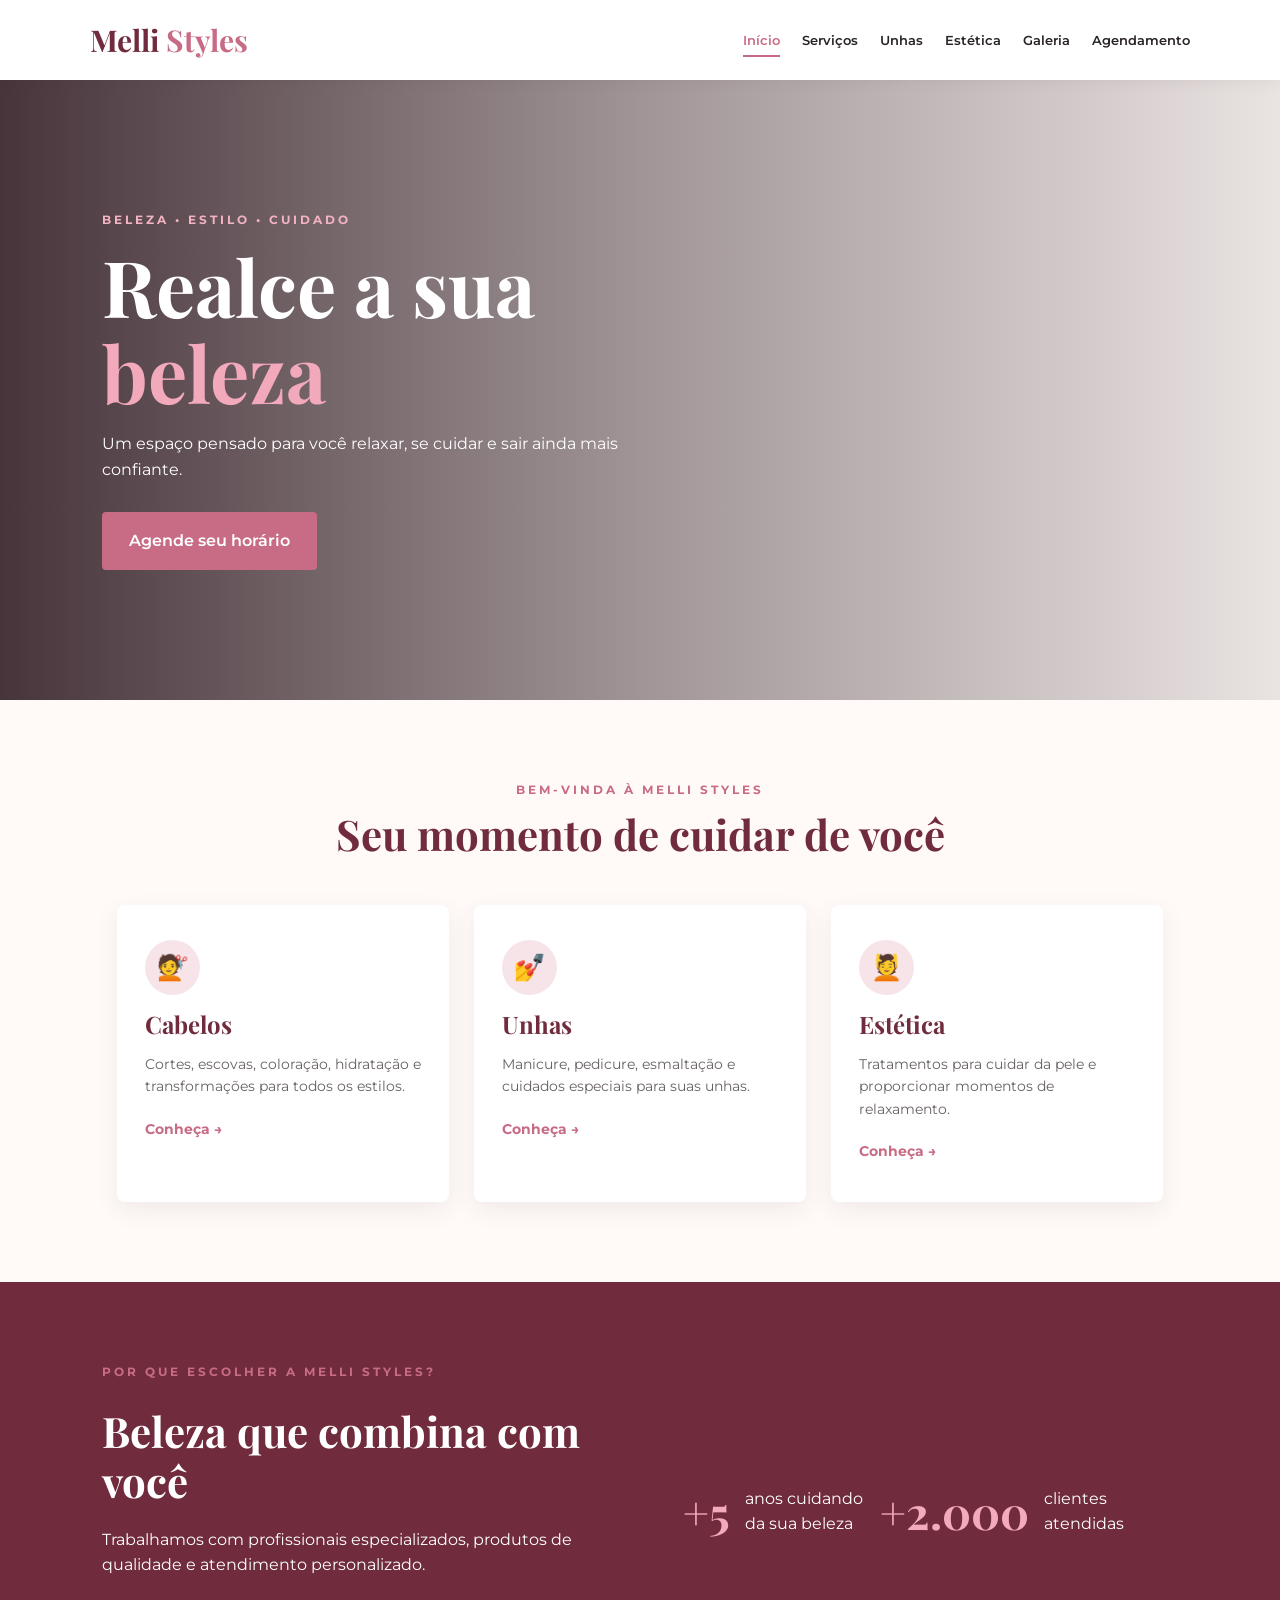
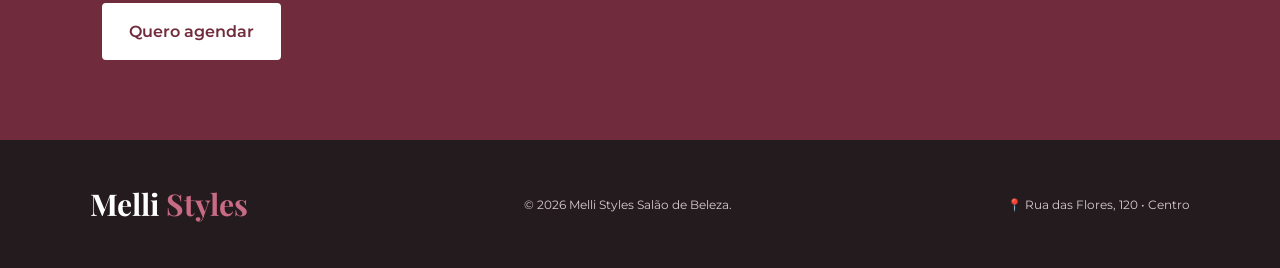
<file: index.html>
<!DOCTYPE html>
<html lang="pt-BR">
<head>
    <meta charset="UTF-8">
    <meta name="viewport" content="width=device-width, initial-scale=1.0">
    <title>Melli Styles | Salão de Beleza</title>
    <link rel="stylesheet" href="style.css">
</head>
<body>

<header>
    <div class="logo">Melli <span>Styles</span></div>

    <nav>
        <a href="index.html" class="ativo">Início</a>
        <a href="servicos.html">Serviços</a>
        <a href="unhas.html">Unhas</a>
        <a href="estetica.html">Estética</a>
        <a href="galeria.html">Galeria</a>
        <a href="agendamento.html">Agendamento</a>
    </nav>
</header>

<section class="hero">
    <div class="hero-texto">
        <p class="subtitulo">BELEZA • ESTILO • CUIDADO</p>

        <h1>Realce a sua <span>beleza</span></h1>

        <p>
            Um espaço pensado para você relaxar, se cuidar
            e sair ainda mais confiante.
        </p>

        <a href="agendamento.html" class="botao">
            Agende seu horário
        </a>
    </div>
</section>

<section class="secao">

    <div class="titulo">
        <p class="subtitulo">BEM-VINDA À MELLI STYLES</p>

        <h2>Seu momento de cuidar de você</h2>
    </div>

    <div class="cards">

        <div class="card">
            <div class="icone">💇</div>

            <h3>Cabelos</h3>

            <p>
                Cortes, escovas, coloração, hidratação e
                transformações para todos os estilos.
            </p>

            <a href="servicos.html" class="link">
                Conheça →
            </a>
        </div>

        <div class="card">
            <div class="icone">💅</div>

            <h3>Unhas</h3>

            <p>
                Manicure, pedicure, esmaltação e cuidados
                especiais para suas unhas.
            </p>

            <a href="unhas.html" class="link">
                Conheça →
            </a>
        </div>

        <div class="card">
            <div class="icone">💆</div>

            <h3>Estética</h3>

            <p>
                Tratamentos para cuidar da pele e proporcionar
                momentos de relaxamento.
            </p>

            <a href="estetica.html" class="link">
                Conheça →
            </a>
        </div>

    </div>

</section>

<section class="destaque">

    <div>

        <p class="subtitulo">
            POR QUE ESCOLHER A MELLI STYLES?
        </p>

        <h2>Beleza que combina com você</h2>

        <p>
            Trabalhamos com profissionais especializados,
            produtos de qualidade e atendimento personalizado.
        </p>

        <a href="agendamento.html" class="botao">
            Quero agendar
        </a>

    </div>

    <div class="destaque-box">

        <strong>+5</strong>
        <span>anos cuidando da sua beleza</span>

        <strong>+2.000</strong>
        <span>clientes atendidas</span>

    </div>

</section>

<footer>

    <div class="logo">
        Melli <span>Styles</span>
    </div>

    <p>
        © 2026 Melli Styles Salão de Beleza.
    </p>

    <p>
        📍 Rua das Flores, 120 • Centro
    </p>

</footer>

</body>
</html>
</file>
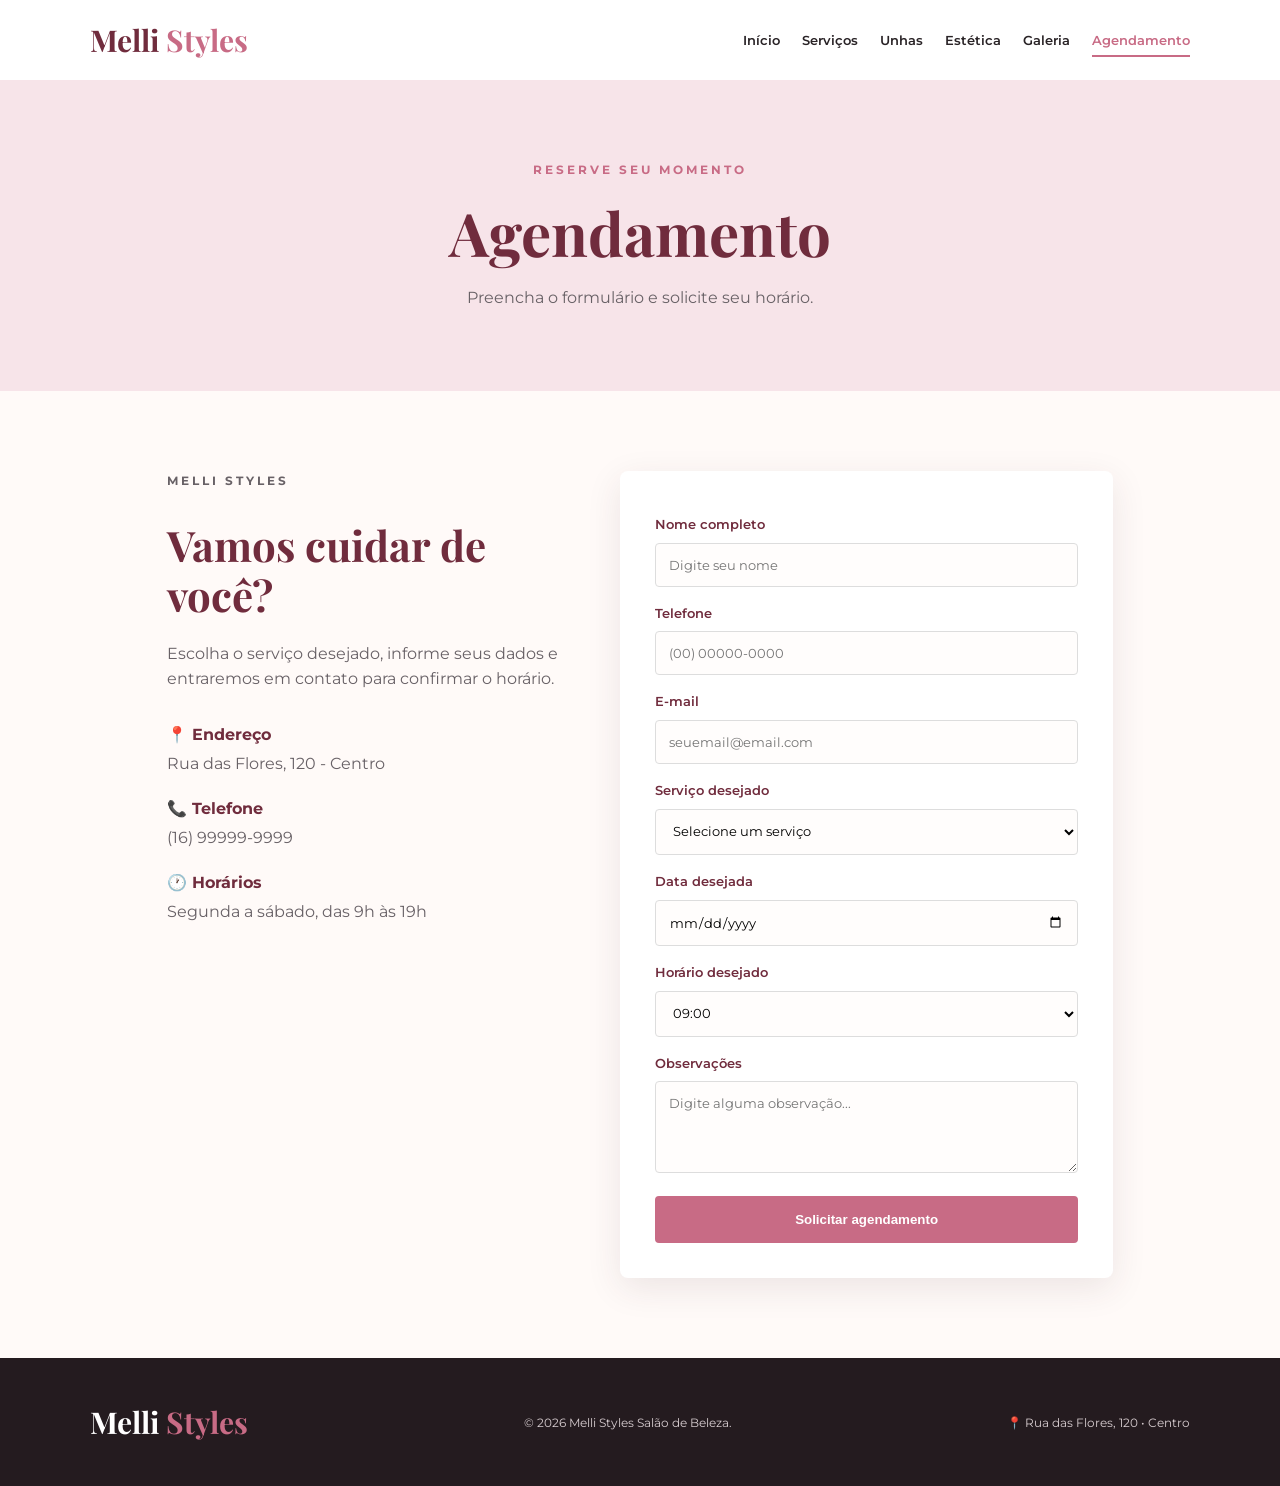
<file: agendamento.html>
<!DOCTYPE html>
<html lang="pt-BR">
<head>
    <meta charset="UTF-8">
    <meta name="viewport" content="width=device-width, initial-scale=1.0">
    <title>Agendamento | Melli Styles</title>
    <link rel="stylesheet" href="style.css">
</head>
<body>

<header>

    <div class="logo">
        Melli <span>Styles</span>
    </div>

    <nav>
        <a href="index.html">Início</a>
        <a href="servicos.html">Serviços</a>
        <a href="unhas.html">Unhas</a>
        <a href="estetica.html">Estética</a>
        <a href="galeria.html">Galeria</a>
        <a href="agendamento.html" class="ativo">Agendamento</a>
    </nav>

</header>

<section class="pagina-topo">

    <p class="subtitulo">
        RESERVE SEU MOMENTO
    </p>

    <h1>Agendamento</h1>

    <p>
        Preencha o formulário e solicite seu horário.
    </p>

</section>

<section class="agendamento">

    <div class="info-agendamento">

        <p class="subtitulo">
            MELLI STYLES
        </p>

        <h2>
            Vamos cuidar de você?
        </h2>

        <p>
            Escolha o serviço desejado, informe seus dados
            e entraremos em contato para confirmar o horário.
        </p>

        <div class="informacao">

            <strong>📍 Endereço</strong>

            <span>
                Rua das Flores, 120 - Centro
            </span>

        </div>

        <div class="informacao">

            <strong>📞 Telefone</strong>

            <span>
                (16) 99999-9999
            </span>

        </div>

        <div class="informacao">

            <strong>🕐 Horários</strong>

            <span>
                Segunda a sábado, das 9h às 19h
            </span>

        </div>

    </div>

    <form>

        <label for="nome">
            Nome completo
        </label>

        <input
            type="text"
            id="nome"
            name="nome"
            placeholder="Digite seu nome"
            required>

        <label for="telefone">
            Telefone
        </label>

        <input
            type="tel"
            id="telefone"
            name="telefone"
            placeholder="(00) 00000-0000"
            required>

        <label for="email">
            E-mail
        </label>

        <input
            type="email"
            id="email"
            name="email"
            placeholder="seuemail@email.com">

        <label for="servico">
            Serviço desejado
        </label>

        <select id="servico" name="servico" required>

            <option value="">
                Selecione um serviço
            </option>

            <option>
                Corte Feminino
            </option>

            <option>
                Escova
            </option>

            <option>
                Coloração
            </option>

            <option>
                Manicure
            </option>

            <option>
                Pedicure
            </option>

            <option>
                Alongamento de Unhas
            </option>

            <option>
                Limpeza de Pele
            </option>

            <option>
                Massagem Relaxante
            </option>

            <option>
                Design de Sobrancelhas
            </option>

        </select>

        <label for="data">
            Data desejada
        </label>

        <input
            type="date"
            id="data"
            name="data"
            required>

        <label for="horario">
            Horário desejado
        </label>

        <select id="horario" name="horario">

            <option>09:00</option>
            <option>10:00</option>
            <option>11:00</option>
            <option>13:00</option>
            <option>14:00</option>
            <option>15:00</option>
            <option>16:00</option>
            <option>17:00</option>
            <option>18:00</option>

        </select>

        <label for="mensagem">
            Observações
        </label>

        <textarea
            id="mensagem"
            name="mensagem"
            rows="4"
            placeholder="Digite alguma observação..."></textarea>

        <button type="submit" class="botao">
            Solicitar agendamento
        </button>

    </form>

</section>

<footer>

    <div class="logo">
        Melli <span>Styles</span>
    </div>

    <p>
        © 2026 Melli Styles Salão de Beleza.
    </p>

    <p>
        📍 Rua das Flores, 120 • Centro
    </p>

</footer>

</body>
</html>
</file>
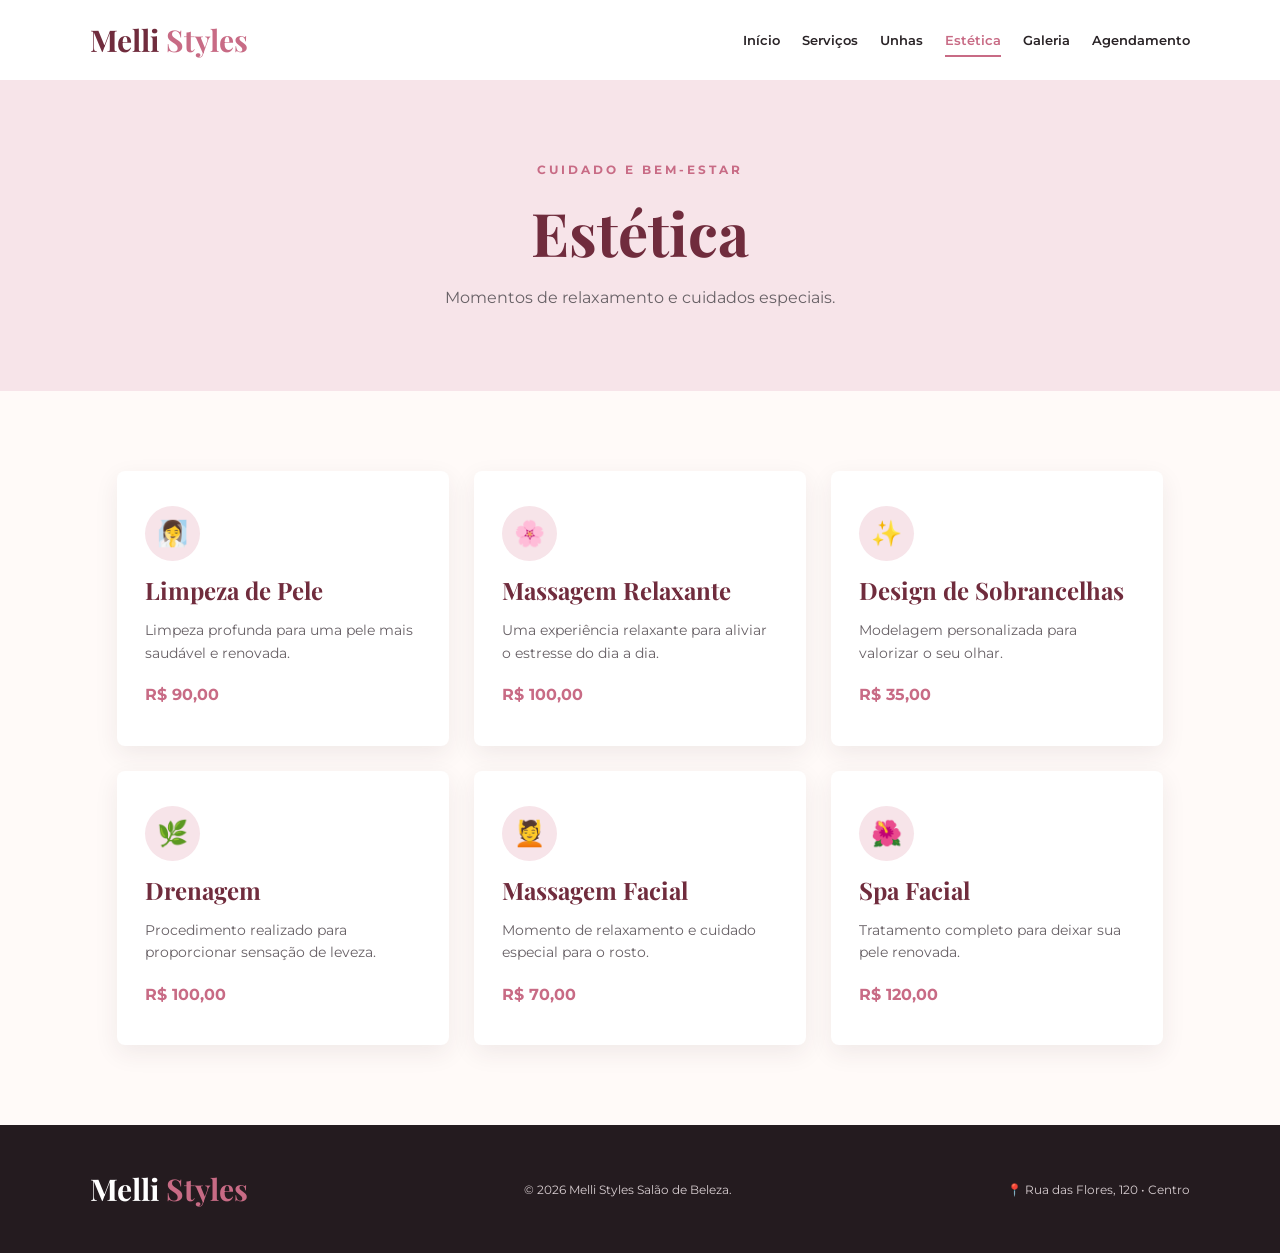
<file: estetica.html>
<!DOCTYPE html>
<html lang="pt-BR">
<head>
    <meta charset="UTF-8">
    <meta name="viewport" content="width=device-width, initial-scale=1.0">
    <title>Estética | Melli Styles</title>
    <link rel="stylesheet" href="style.css">
</head>
<body>

<header>

    <div class="logo">
        Melli <span>Styles</span>
    </div>

    <nav>
        <a href="index.html">Início</a>
        <a href="servicos.html">Serviços</a>
        <a href="unhas.html">Unhas</a>
        <a href="estetica.html" class="ativo">Estética</a>
        <a href="galeria.html">Galeria</a>
        <a href="agendamento.html">Agendamento</a>
    </nav>

</header>

<section class="pagina-topo">

    <p class="subtitulo">
        CUIDADO E BEM-ESTAR
    </p>

    <h1>Estética</h1>

    <p>
        Momentos de relaxamento e cuidados especiais.
    </p>

</section>

<section class="secao">

    <div class="cards">

        <div class="card">

            <div class="icone">🧖‍♀️</div>

            <h3>Limpeza de Pele</h3>

            <p>
                Limpeza profunda para uma pele mais saudável
                e renovada.
            </p>

            <strong>R$ 90,00</strong>

        </div>

        <div class="card">

            <div class="icone">🌸</div>

            <h3>Massagem Relaxante</h3>

            <p>
                Uma experiência relaxante para aliviar
                o estresse do dia a dia.
            </p>

            <strong>R$ 100,00</strong>

        </div>

        <div class="card">

            <div class="icone">✨</div>

            <h3>Design de Sobrancelhas</h3>

            <p>
                Modelagem personalizada para valorizar
                o seu olhar.
            </p>

            <strong>R$ 35,00</strong>

        </div>

        <div class="card">

            <div class="icone">🌿</div>

            <h3>Drenagem</h3>

            <p>
                Procedimento realizado para proporcionar
                sensação de leveza.
            </p>

            <strong>R$ 100,00</strong>

        </div>

        <div class="card">

            <div class="icone">💆</div>

            <h3>Massagem Facial</h3>

            <p>
                Momento de relaxamento e cuidado especial
                para o rosto.
            </p>

            <strong>R$ 70,00</strong>

        </div>

        <div class="card">

            <div class="icone">🌺</div>

            <h3>Spa Facial</h3>

            <p>
                Tratamento completo para deixar sua pele
                renovada.
            </p>

            <strong>R$ 120,00</strong>

        </div>

    </div>

</section>

<footer>

    <div class="logo">
        Melli <span>Styles</span>
    </div>

    <p>
        © 2026 Melli Styles Salão de Beleza.
    </p>

    <p>
        📍 Rua das Flores, 120 • Centro
    </p>

</footer>

</body>
</html>
</file>
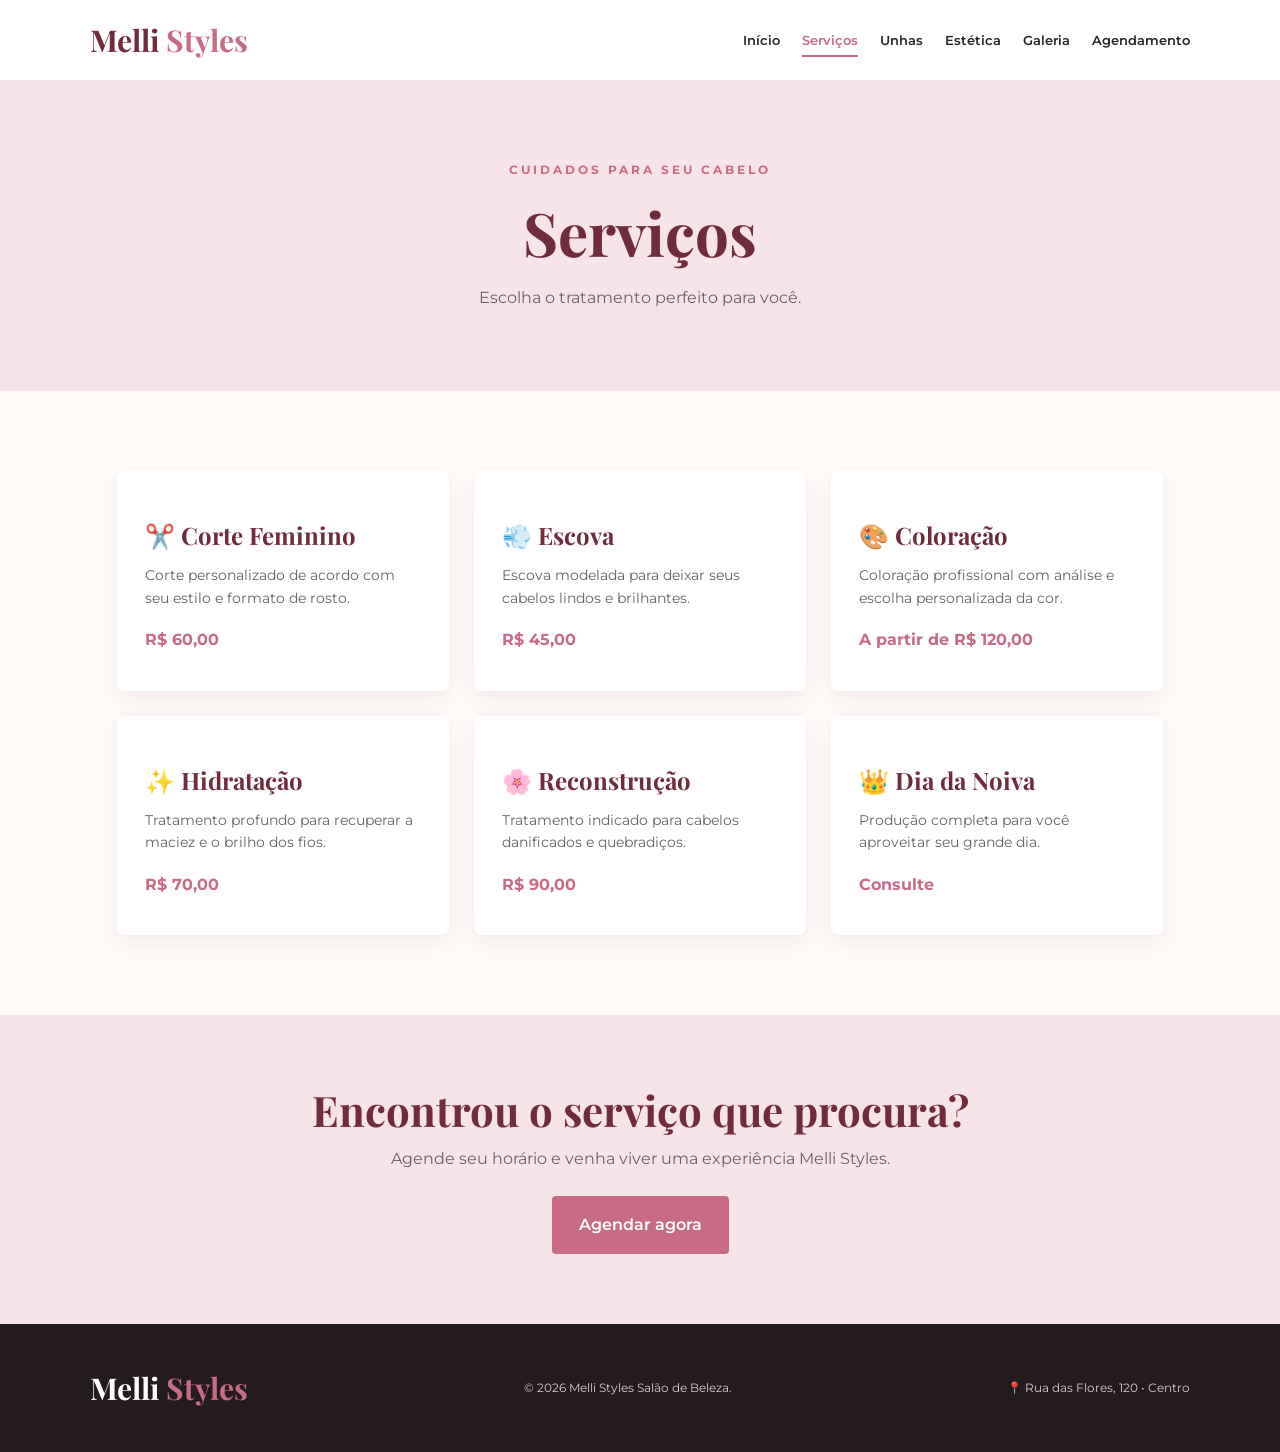
<file: servicos.html>
<!DOCTYPE html>
<html lang="pt-BR">
<head>
    <meta charset="UTF-8">
    <meta name="viewport" content="width=device-width, initial-scale=1.0">
    <title>Serviços | Melli Styles</title>
    <link rel="stylesheet" href="style.css">
</head>
<body>

<header>

    <div class="logo">
        Melli <span>Styles</span>
    </div>

    <nav>
        <a href="index.html">Início</a>
        <a href="servicos.html" class="ativo">Serviços</a>
        <a href="unhas.html">Unhas</a>
        <a href="estetica.html">Estética</a>
        <a href="galeria.html">Galeria</a>
        <a href="agendamento.html">Agendamento</a>
    </nav>

</header>

<section class="pagina-topo">

    <p class="subtitulo">
        CUIDADOS PARA SEU CABELO
    </p>

    <h1>Serviços</h1>

    <p>
        Escolha o tratamento perfeito para você.
    </p>

</section>

<section class="secao">

    <div class="cards">

        <div class="card">

            <h3>✂️ Corte Feminino</h3>

            <p>
                Corte personalizado de acordo com seu
                estilo e formato de rosto.
            </p>

            <strong>R$ 60,00</strong>

        </div>

        <div class="card">

            <h3>💨 Escova</h3>

            <p>
                Escova modelada para deixar seus cabelos
                lindos e brilhantes.
            </p>

            <strong>R$ 45,00</strong>

        </div>

        <div class="card">

            <h3>🎨 Coloração</h3>

            <p>
                Coloração profissional com análise e escolha
                personalizada da cor.
            </p>

            <strong>A partir de R$ 120,00</strong>

        </div>

        <div class="card">

            <h3>✨ Hidratação</h3>

            <p>
                Tratamento profundo para recuperar a maciez
                e o brilho dos fios.
            </p>

            <strong>R$ 70,00</strong>

        </div>

        <div class="card">

            <h3>🌸 Reconstrução</h3>

            <p>
                Tratamento indicado para cabelos danificados
                e quebradiços.
            </p>

            <strong>R$ 90,00</strong>

        </div>

        <div class="card">

            <h3>👑 Dia da Noiva</h3>

            <p>
                Produção completa para você aproveitar
                seu grande dia.
            </p>

            <strong>Consulte</strong>

        </div>

    </div>

</section>

<section class="chamada">

    <h2>
        Encontrou o serviço que procura?
    </h2>

    <p>
        Agende seu horário e venha viver uma experiência Melli Styles.
    </p>

    <a href="agendamento.html" class="botao">
        Agendar agora
    </a>

</section>

<footer>

    <div class="logo">
        Melli <span>Styles</span>
    </div>

    <p>
        © 2026 Melli Styles Salão de Beleza.
    </p>

    <p>
        📍 Rua das Flores, 120 • Centro
    </p>

</footer>

</body>
</html>
</file>
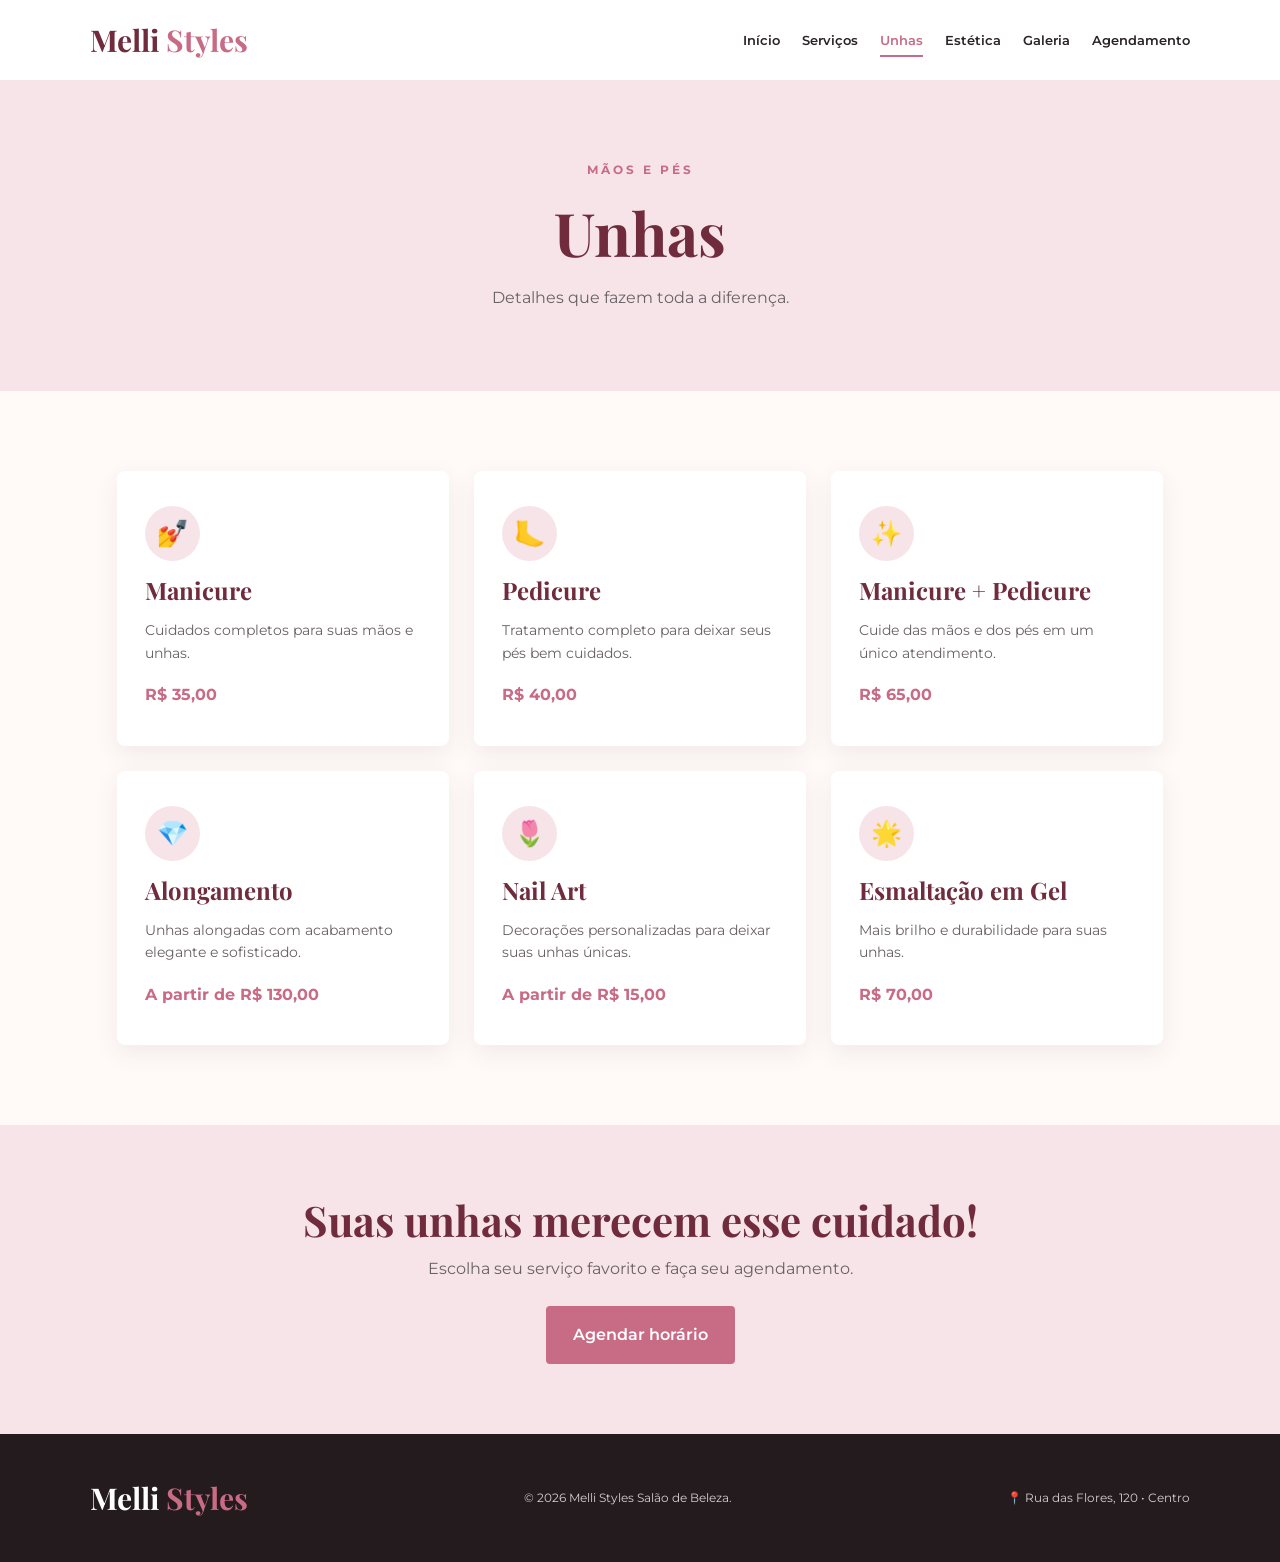
<file: unhas.html>
<!DOCTYPE html>
<html lang="pt-BR">
<head>
    <meta charset="UTF-8">
    <meta name="viewport" content="width=device-width, initial-scale=1.0">
    <title>Unhas | Melli Styles</title>
    <link rel="stylesheet" href="style.css">
</head>
<body>

<header>

    <div class="logo">
        Melli <span>Styles</span>
    </div>

    <nav>
        <a href="index.html">Início</a>
        <a href="servicos.html">Serviços</a>
        <a href="unhas.html" class="ativo">Unhas</a>
        <a href="estetica.html">Estética</a>
        <a href="galeria.html">Galeria</a>
        <a href="agendamento.html">Agendamento</a>
    </nav>

</header>

<section class="pagina-topo">

    <p class="subtitulo">
        MÃOS E PÉS
    </p>

    <h1>Unhas</h1>

    <p>
        Detalhes que fazem toda a diferença.
    </p>

</section>

<section class="secao">

    <div class="cards">

        <div class="card">

            <div class="icone">💅</div>

            <h3>Manicure</h3>

            <p>
                Cuidados completos para suas mãos e unhas.
            </p>

            <strong>R$ 35,00</strong>

        </div>

        <div class="card">

            <div class="icone">🦶</div>

            <h3>Pedicure</h3>

            <p>
                Tratamento completo para deixar seus pés
                bem cuidados.
            </p>

            <strong>R$ 40,00</strong>

        </div>

        <div class="card">

            <div class="icone">✨</div>

            <h3>Manicure + Pedicure</h3>

            <p>
                Cuide das mãos e dos pés em um único atendimento.
            </p>

            <strong>R$ 65,00</strong>

        </div>

        <div class="card">

            <div class="icone">💎</div>

            <h3>Alongamento</h3>

            <p>
                Unhas alongadas com acabamento elegante
                e sofisticado.
            </p>

            <strong>A partir de R$ 130,00</strong>

        </div>

        <div class="card">

            <div class="icone">🌷</div>

            <h3>Nail Art</h3>

            <p>
                Decorações personalizadas para deixar
                suas unhas únicas.
            </p>

            <strong>A partir de R$ 15,00</strong>

        </div>

        <div class="card">

            <div class="icone">🌟</div>

            <h3>Esmaltação em Gel</h3>

            <p>
                Mais brilho e durabilidade para suas unhas.
            </p>

            <strong>R$ 70,00</strong>

        </div>

    </div>

</section>

<section class="chamada">

    <h2>
        Suas unhas merecem esse cuidado!
    </h2>

    <p>
        Escolha seu serviço favorito e faça seu agendamento.
    </p>

    <a href="agendamento.html" class="botao">
        Agendar horário
    </a>

</section>

<footer>

    <div class="logo">
        Melli <span>Styles</span>
    </div>

    <p>
        © 2026 Melli Styles Salão de Beleza.
    </p>

    <p>
        📍 Rua das Flores, 120 • Centro
    </p>

</footer>

</body>
</html>
</file>
<file: style.css>
@import url('https://fonts.googleapis.com/css2?family=Montserrat:wght@400;500;600;700&family=Playfair+Display:wght@500;600;700&display=swap');

* {
    margin: 0;
    padding: 0;
    box-sizing: border-box;
}

:root {
    --rosa: #c86b85;
    --rosa-claro: #f7e4e9;
    --vinho: #702c3d;
    --escuro: #292326;
    --creme: #fffaf8;
    --branco: #ffffff;
    --cinza: #686166;
}

body {
    font-family: 'Montserrat', sans-serif;
    color: var(--escuro);
    background: var(--creme);
    line-height: 1.6;
}

/* CABEÇALHO */

header {
    background: var(--branco);
    min-height: 80px;
    padding: 15px 7%;

    display: flex;
    justify-content: space-between;
    align-items: center;
    gap: 30px;

    box-shadow: 0 2px 15px rgba(0, 0, 0, 0.06);
}

.logo {
    font-family: 'Playfair Display', serif;
    font-size: 30px;
    font-weight: 700;
    color: var(--vinho);
    white-space: nowrap;
}

.logo span {
    color: var(--rosa);
}

nav {
    display: flex;
    justify-content: center;
    align-items: center;
    gap: 22px;
    flex-wrap: wrap;
}

nav a {
    text-decoration: none;
    color: var(--escuro);
    font-size: 13px;
    font-weight: 600;
    transition: 0.3s;
    position: relative;
}

nav a:hover,
nav a.ativo {
    color: var(--rosa);
}

nav a.ativo::after {
    content: "";
    position: absolute;

    width: 100%;
    height: 2px;

    background: var(--rosa);

    left: 0;
    bottom: -7px;
}

/* HERO */

.hero {
    min-height: 620px;

    display: flex;
    justify-content: flex-start;
    align-items: center;

    padding: 70px 8%;

    background:
        linear-gradient(
            90deg,
            rgba(45, 25, 32, 0.88),
            rgba(45, 25, 32, 0.45),
            rgba(45, 25, 32, 0.10)
        ),
        url('https://images.unsplash.com/photo-1560066984-138dadb4c035?auto=format&fit=crop&w=1600&q=85');

    background-size: cover;
    background-position: center;
}

.hero-texto {
    max-width: 600px;
    color: white;
}

.hero h1 {
    font-family: 'Playfair Display', serif;
    font-size: clamp(48px, 7vw, 78px);
    line-height: 1.1;
    margin: 15px 0;
}

.hero h1 span {
    color: #f2a9bb;
}

.hero p:not(.subtitulo) {
    max-width: 520px;
    margin-bottom: 30px;
}

/* TEXTOS */

.subtitulo {
    color: var(--rosa);
    font-size: 12px;
    letter-spacing: 3px;
    font-weight: 700;
}

.hero .subtitulo {
    color: #f4b3c3;
}

h1,
h2 {
    font-family: 'Playfair Display', serif;
}

h2 {
    font-size: 42px;
    color: var(--vinho);
    line-height: 1.2;
}

/* BOTÕES */

.botao {
    display: inline-block;

    background: var(--rosa);
    color: white;

    padding: 14px 25px;

    border-radius: 4px;
    border: 2px solid var(--rosa);

    text-decoration: none;
    font-weight: 600;

    cursor: pointer;

    transition: 0.3s;
}

.botao:hover {
    background: var(--vinho);
    border-color: var(--vinho);

    transform: translateY(-3px);
}

/* SEÇÕES */

.secao {
    max-width: 1200px;
    margin: auto;
    padding: 80px 6%;
}

.titulo {
    text-align: center;

    max-width: 700px;

    margin: 0 auto 45px;
}

.titulo h2 {
    margin-top: 10px;
}

/* CARDS */

.cards {
    display: flex;

    justify-content: center;
    align-items: stretch;

    gap: 25px;

    flex-wrap: wrap;
}

.card {
    background: white;

    padding: 35px 28px;

    flex: 1 1 280px;

    max-width: 360px;

    border-radius: 8px;

    border-bottom: 3px solid transparent;

    box-shadow: 0 8px 25px rgba(70, 35, 45, 0.08);

    transition: 0.3s;
}

.card:hover {
    transform: translateY(-8px);

    border-bottom-color: var(--rosa);

    box-shadow: 0 15px 35px rgba(70, 35, 45, 0.15);
}

.card h3 {
    font-family: 'Playfair Display', serif;

    color: var(--vinho);

    font-size: 24px;

    margin: 10px 0;
}

.card p {
    color: var(--cinza);

    font-size: 14px;

    margin-bottom: 18px;
}

.card strong {
    color: var(--rosa);

    display: block;

    margin-top: 15px;
}

.icone {
    width: 55px;
    height: 55px;

    background: var(--rosa-claro);

    display: flex;

    justify-content: center;
    align-items: center;

    border-radius: 50%;

    font-size: 25px;
}

.link {
    color: var(--rosa);

    text-decoration: none;

    font-weight: 700;

    font-size: 14px;
}

.link:hover {
    color: var(--vinho);
}

/* DESTAQUE */

.destaque {
    background: var(--vinho);

    color: white;

    padding: 80px 8%;

    display: flex;

    justify-content: space-between;
    align-items: center;

    gap: 60px;

    flex-wrap: wrap;
}

.destaque > div {
    flex: 1 1 350px;
}

.destaque h2 {
    color: white;

    margin: 12px 0 20px;
}

.destaque p {
    max-width: 600px;

    margin-bottom: 25px;
}

.destaque .botao {
    background: white;

    color: var(--vinho);

    border-color: white;
}

.destaque .botao:hover {
    background: var(--rosa);

    color: white;

    border-color: var(--rosa);
}

.destaque-box {
    display: flex;

    justify-content: center;
    align-items: center;

    gap: 15px;

    flex-wrap: wrap;
}

.destaque-box strong {
    font-family: 'Playfair Display', serif;

    font-size: 45px;

    color: #f3aabd;
}

.destaque-box span {
    max-width: 120px;
}

/* TOPO DAS PÁGINAS */

.pagina-topo {
    background: var(--rosa-claro);

    text-align: center;

    padding: 80px 20px;
}

.pagina-topo h1 {
    font-size: 60px;

    color: var(--vinho);

    margin: 5px 0;
}

.pagina-topo p:last-child {
    color: var(--cinza);
}

/* CHAMADA */

.chamada {
    text-align: center;

    background: var(--rosa-claro);

    padding: 70px 20px;
}

.chamada h2 {
    margin-bottom: 10px;
}

.chamada p {
    margin-bottom: 25px;

    color: var(--cinza);
}

/* GALERIA */

.galeria {
    display: flex;

    justify-content: center;
    align-items: stretch;

    gap: 20px;

    flex-wrap: wrap;
}

.foto {
    flex: 1 1 300px;

    height: 300px;

    overflow: hidden;

    border-radius: 8px;
}

.foto img {
    width: 100%;
    height: 100%;

    object-fit: cover;

    transition: 0.5s;
}

.foto:hover img {
    transform: scale(1.08);
}

/* AGENDAMENTO */

.agendamento {
    max-width: 1100px;

    margin: auto;

    padding: 80px 6%;

    display: flex;

    justify-content: space-between;
    align-items: flex-start;

    gap: 60px;

    flex-wrap: wrap;
}

.info-agendamento {
    flex: 1 1 350px;
}

.info-agendamento h2 {
    margin: 10px 0 20px;
}

.info-agendamento > p {
    color: var(--cinza);

    margin-bottom: 30px;
}

.informacao {
    display: flex;

    flex-direction: column;

    gap: 3px;

    margin: 20px 0;
}

.informacao strong {
    color: var(--vinho);
}

.informacao span {
    color: var(--cinza);
}

/* FORMULÁRIO */

form {
    flex: 1 1 450px;

    background: white;

    padding: 35px;

    border-radius: 8px;

    box-shadow: 0 10px 35px rgba(70, 35, 45, 0.1);

    display: flex;

    flex-direction: column;

    gap: 8px;
}

label {
    font-size: 13px;

    font-weight: 600;

    color: var(--vinho);

    margin-top: 8px;
}

input,
select,
textarea {
    width: 100%;

    padding: 13px;

    border: 1px solid #ddd;

    border-radius: 4px;

    font-family: 'Montserrat', sans-serif;

    outline: none;

    background: #fffdfc;
}

input:focus,
select:focus,
textarea:focus {
    border-color: var(--rosa);

    box-shadow: 0 0 0 2px var(--rosa-claro);
}

textarea {
    resize: vertical;
}

form .botao {
    margin-top: 15px;

    width: 100%;
}

/* RODAPÉ */

footer {
    background: #241b1f;

    color: #d7cdd0;

    padding: 40px 7%;

    display: flex;

    justify-content: space-between;
    align-items: center;

    gap: 25px;

    flex-wrap: wrap;
}

footer .logo {
    color: white;
}

footer p {
    font-size: 12px;
}

/* RESPONSIVIDADE */

@media (max-width: 850px) {

    header {
        flex-direction: column;

        padding: 20px;
    }

    nav {
        gap: 15px;
    }

    .hero {
        min-height: 550px;

        padding: 50px 7%;
    }

    .destaque {
        text-align: center;
    }

    .destaque > div {
        margin: auto;
    }

    .destaque-box {
        justify-content: center;
    }

}

@media (max-width: 550px) {

    nav a {
        font-size: 11px;
    }

    .hero h1 {
        font-size: 48px;
    }

    h2 {
        font-size: 32px;
    }

    .pagina-topo h1 {
        font-size: 45px;
    }

    .secao {
        padding: 60px 5%;
    }

    form {
        padding: 25px;
    }

    footer {
        justify-content: center;

        text-align: center;
    }

}
</file>
